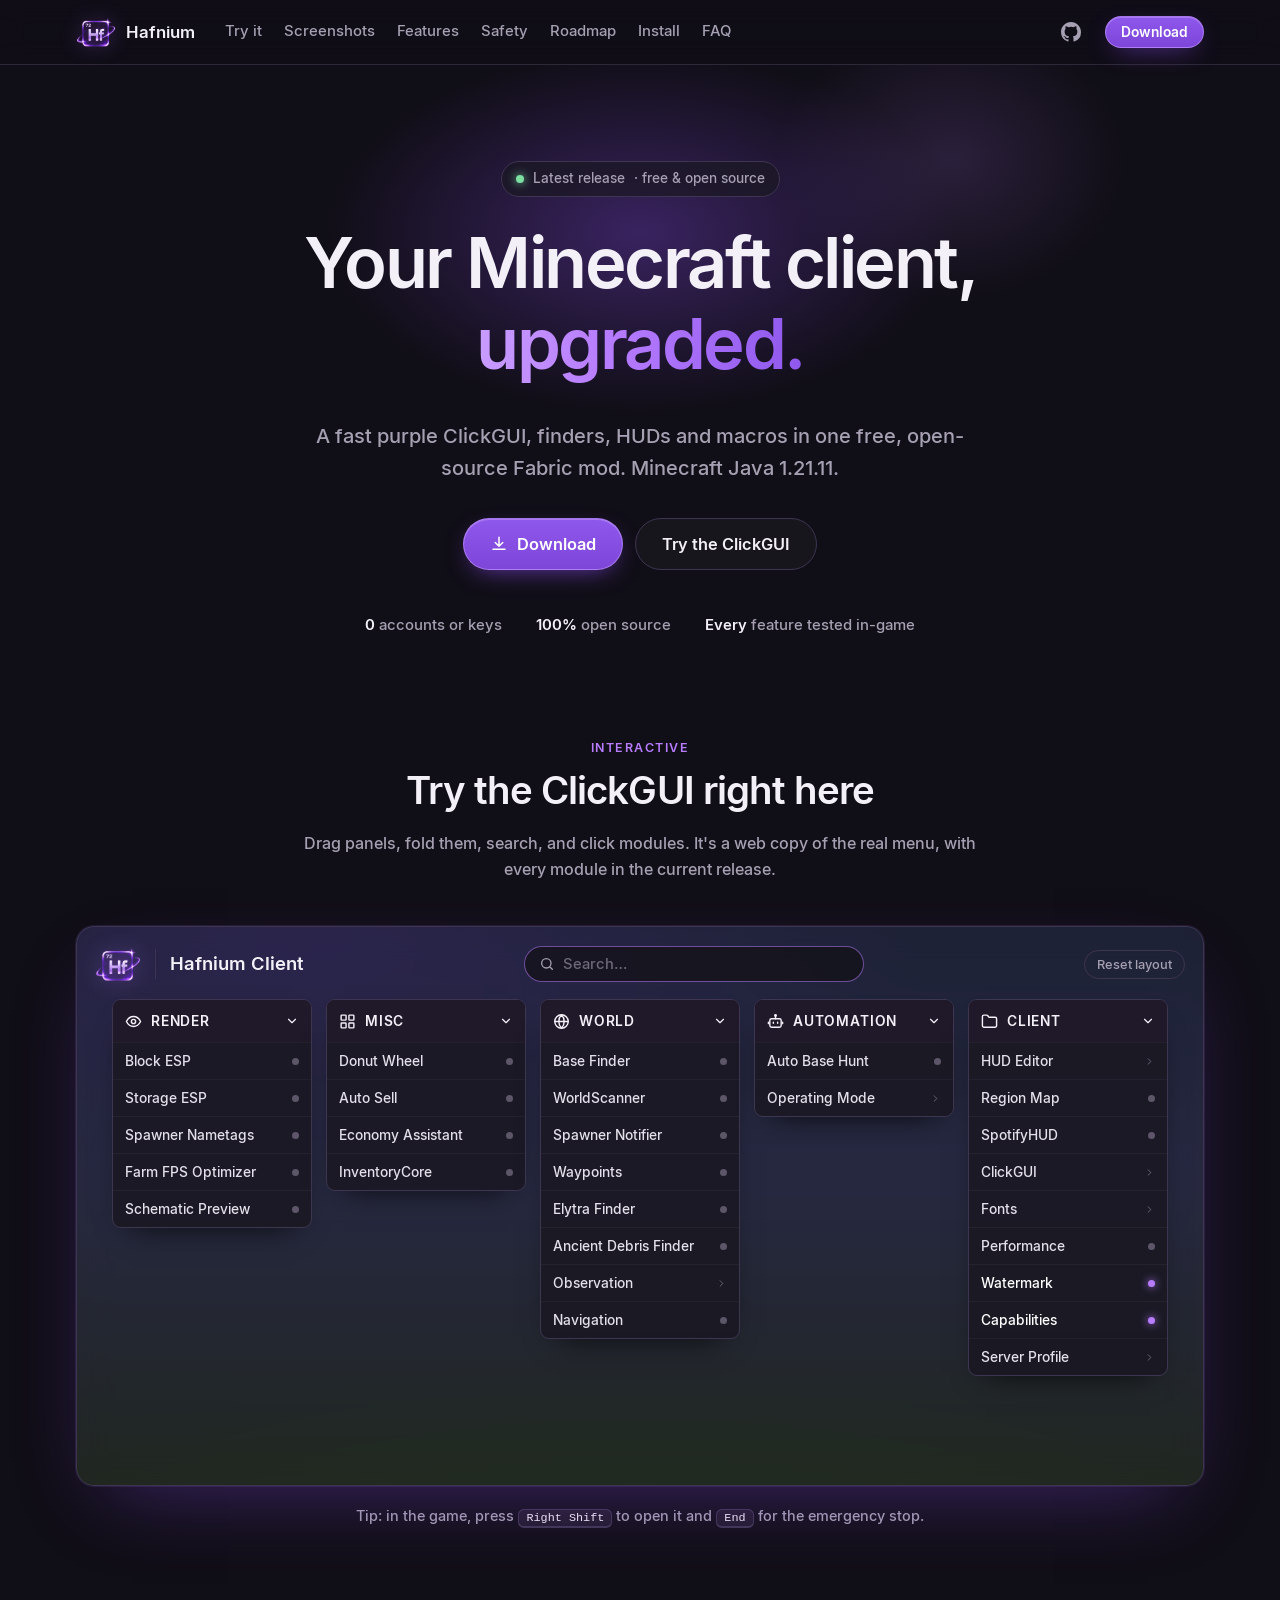
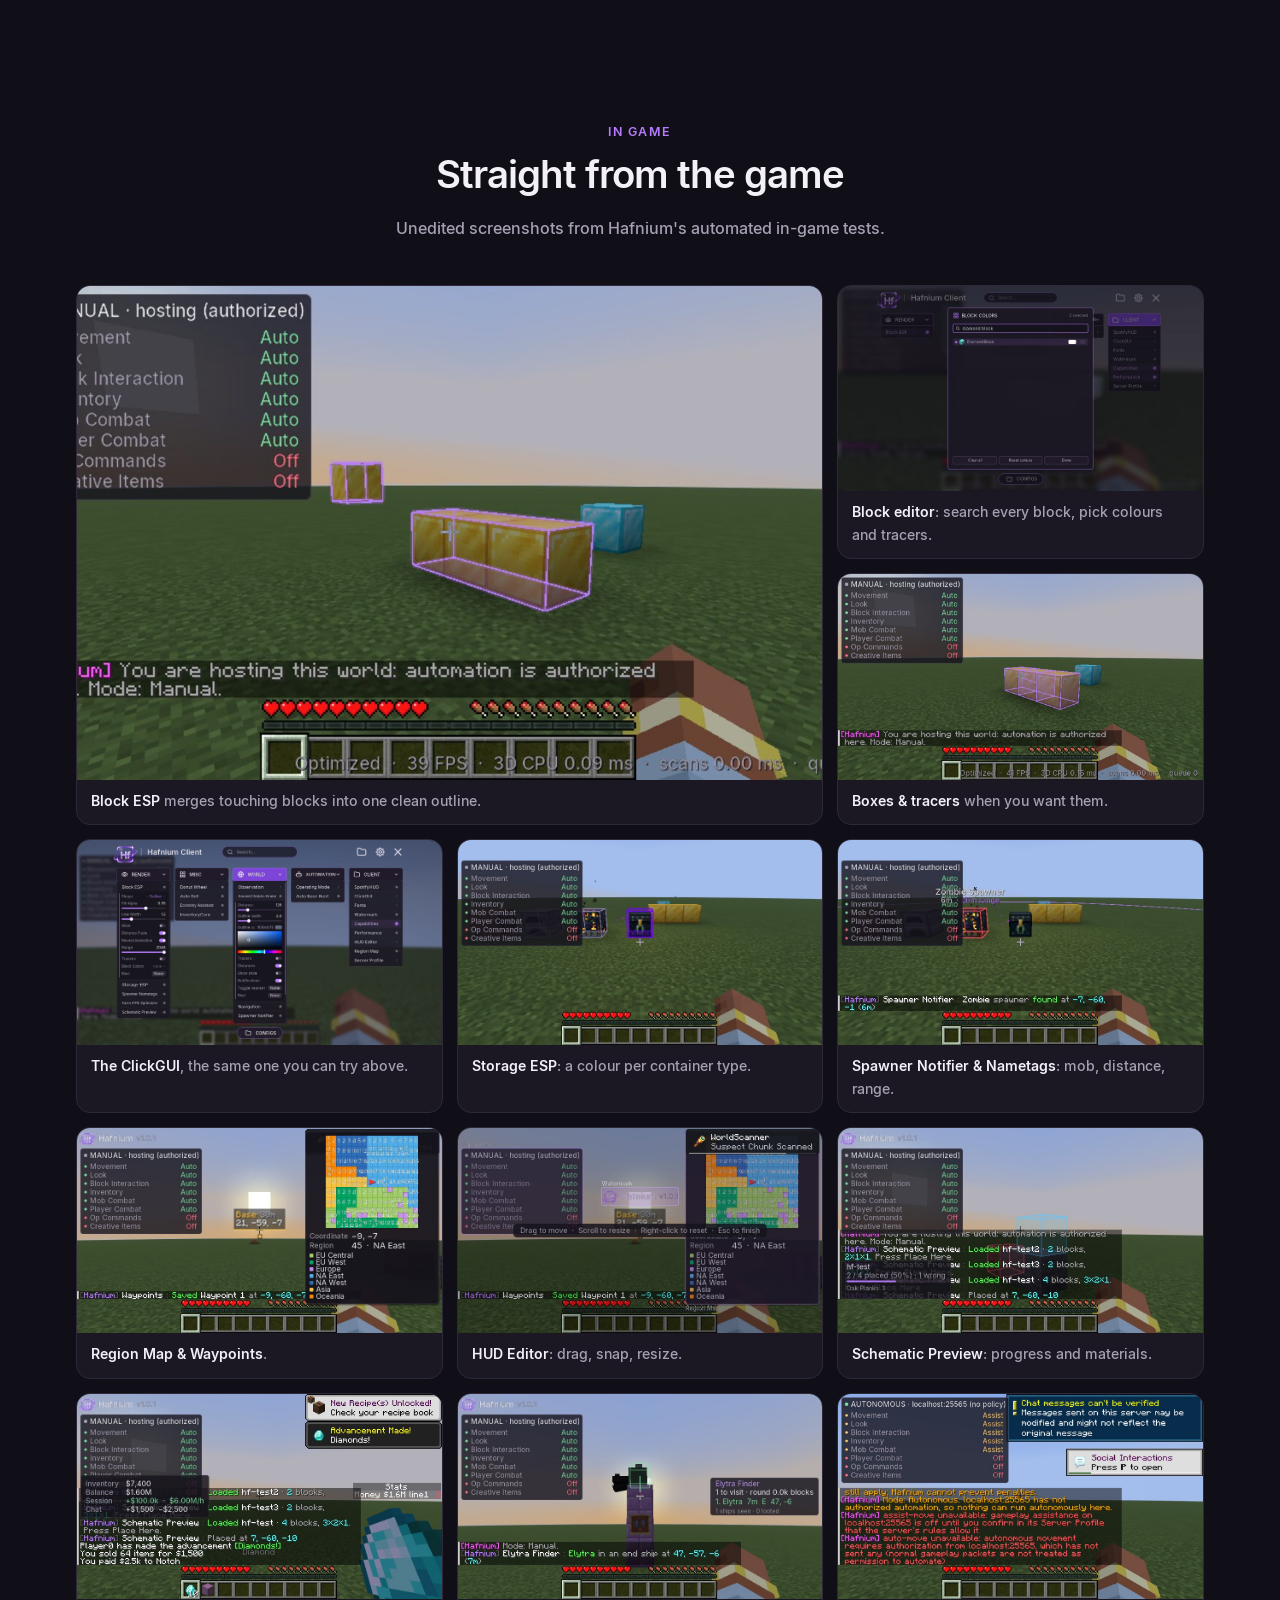
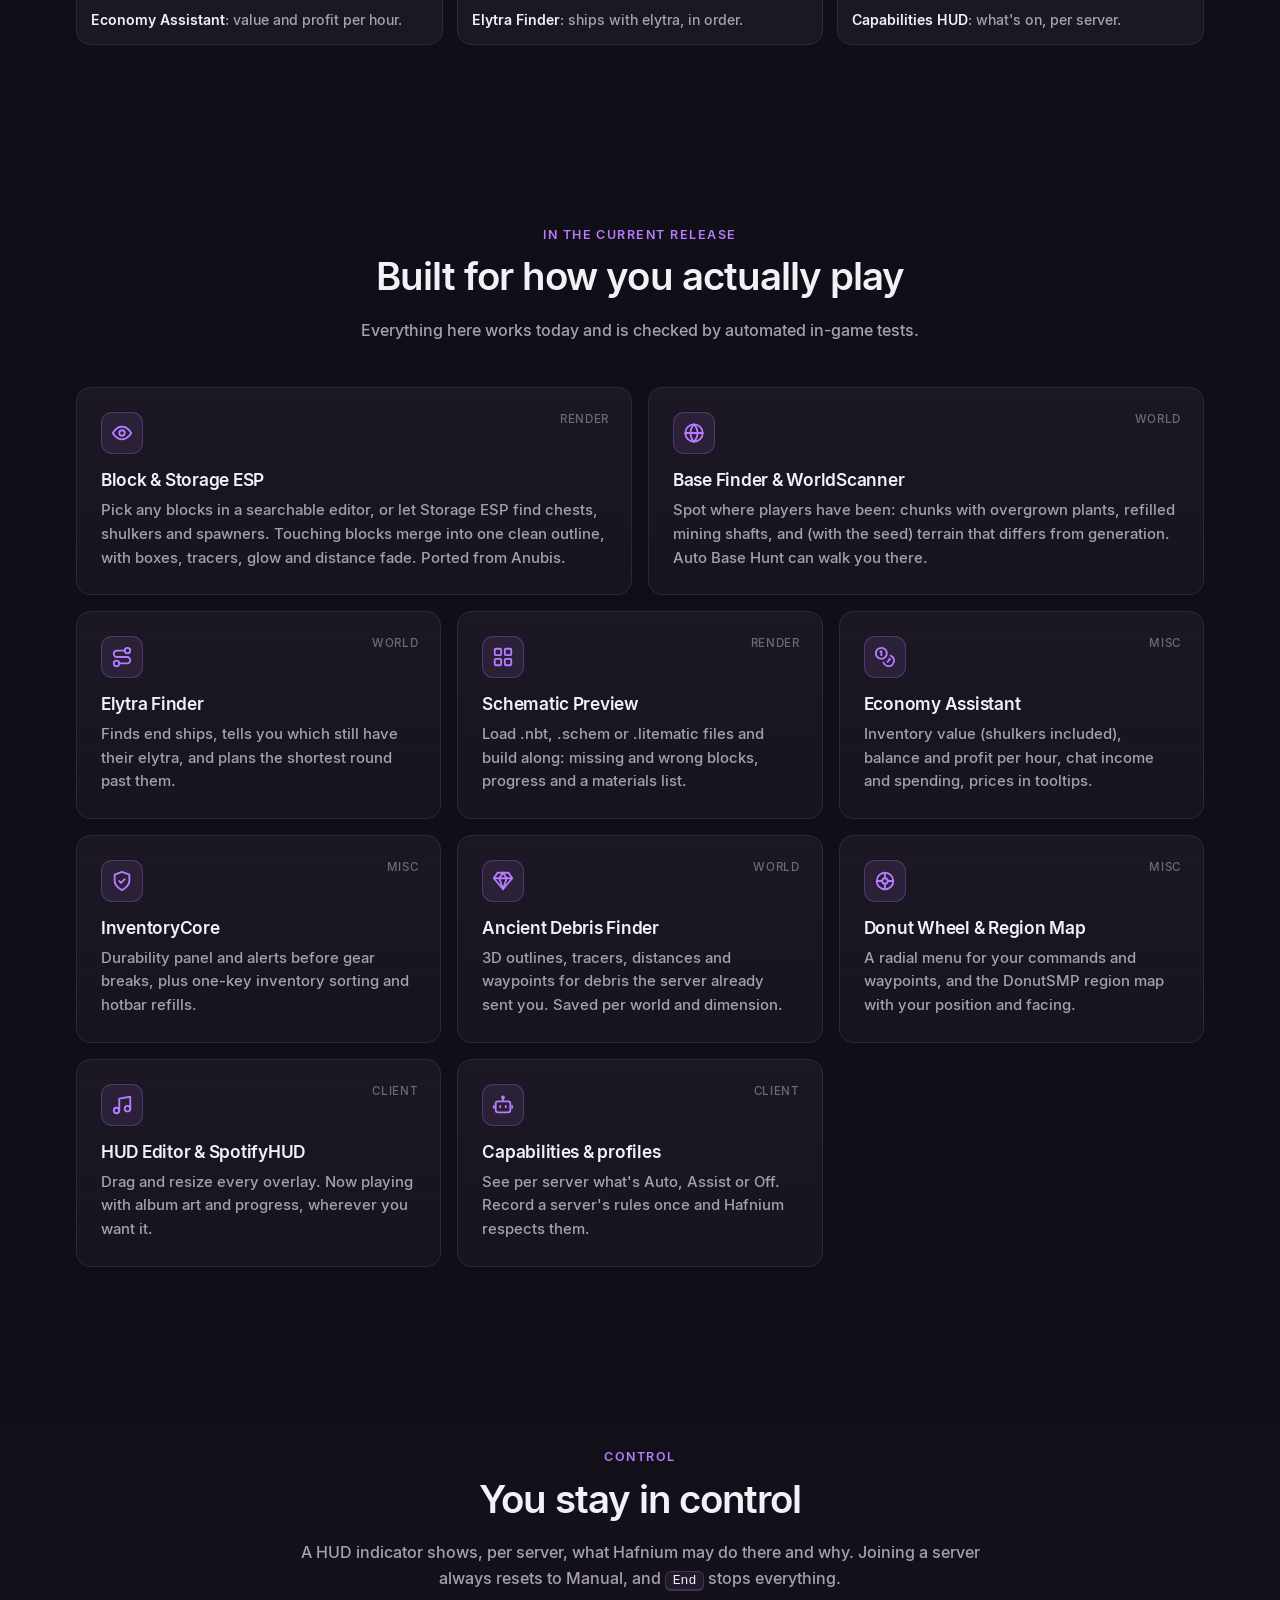
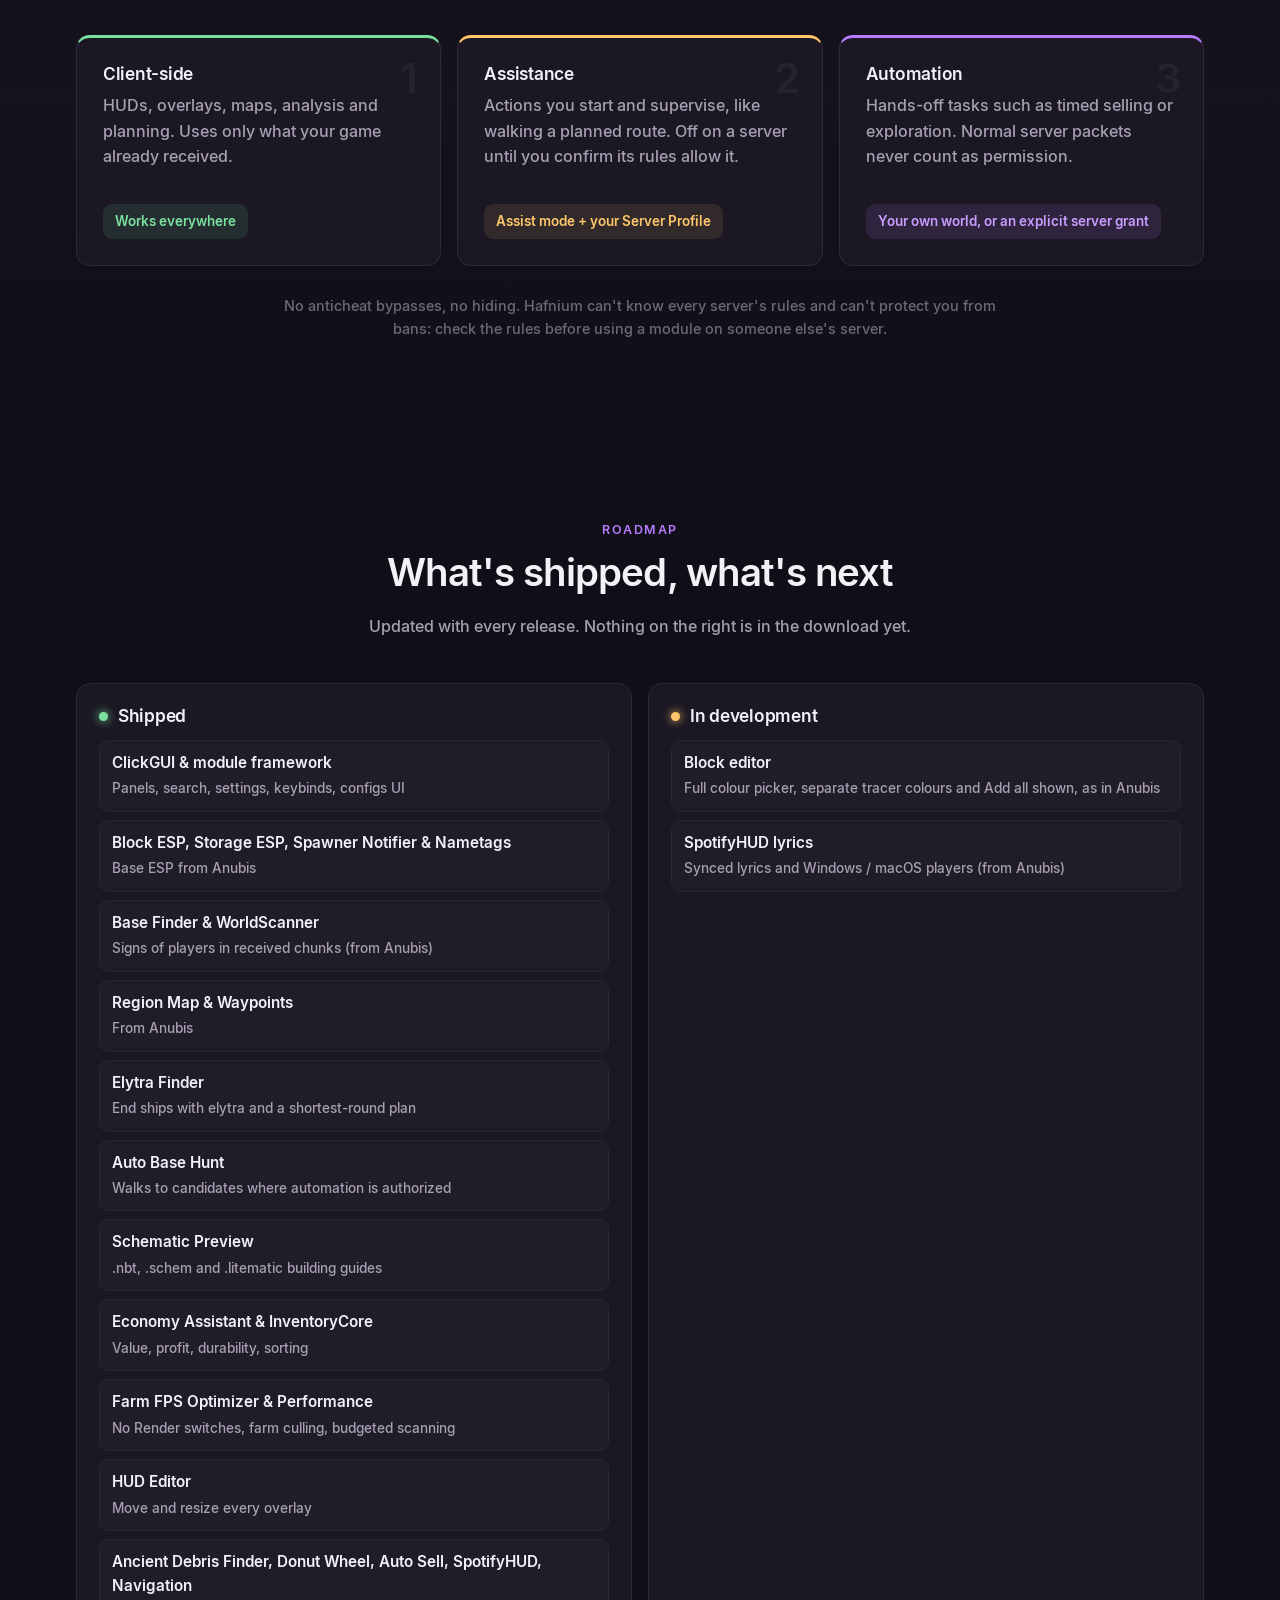
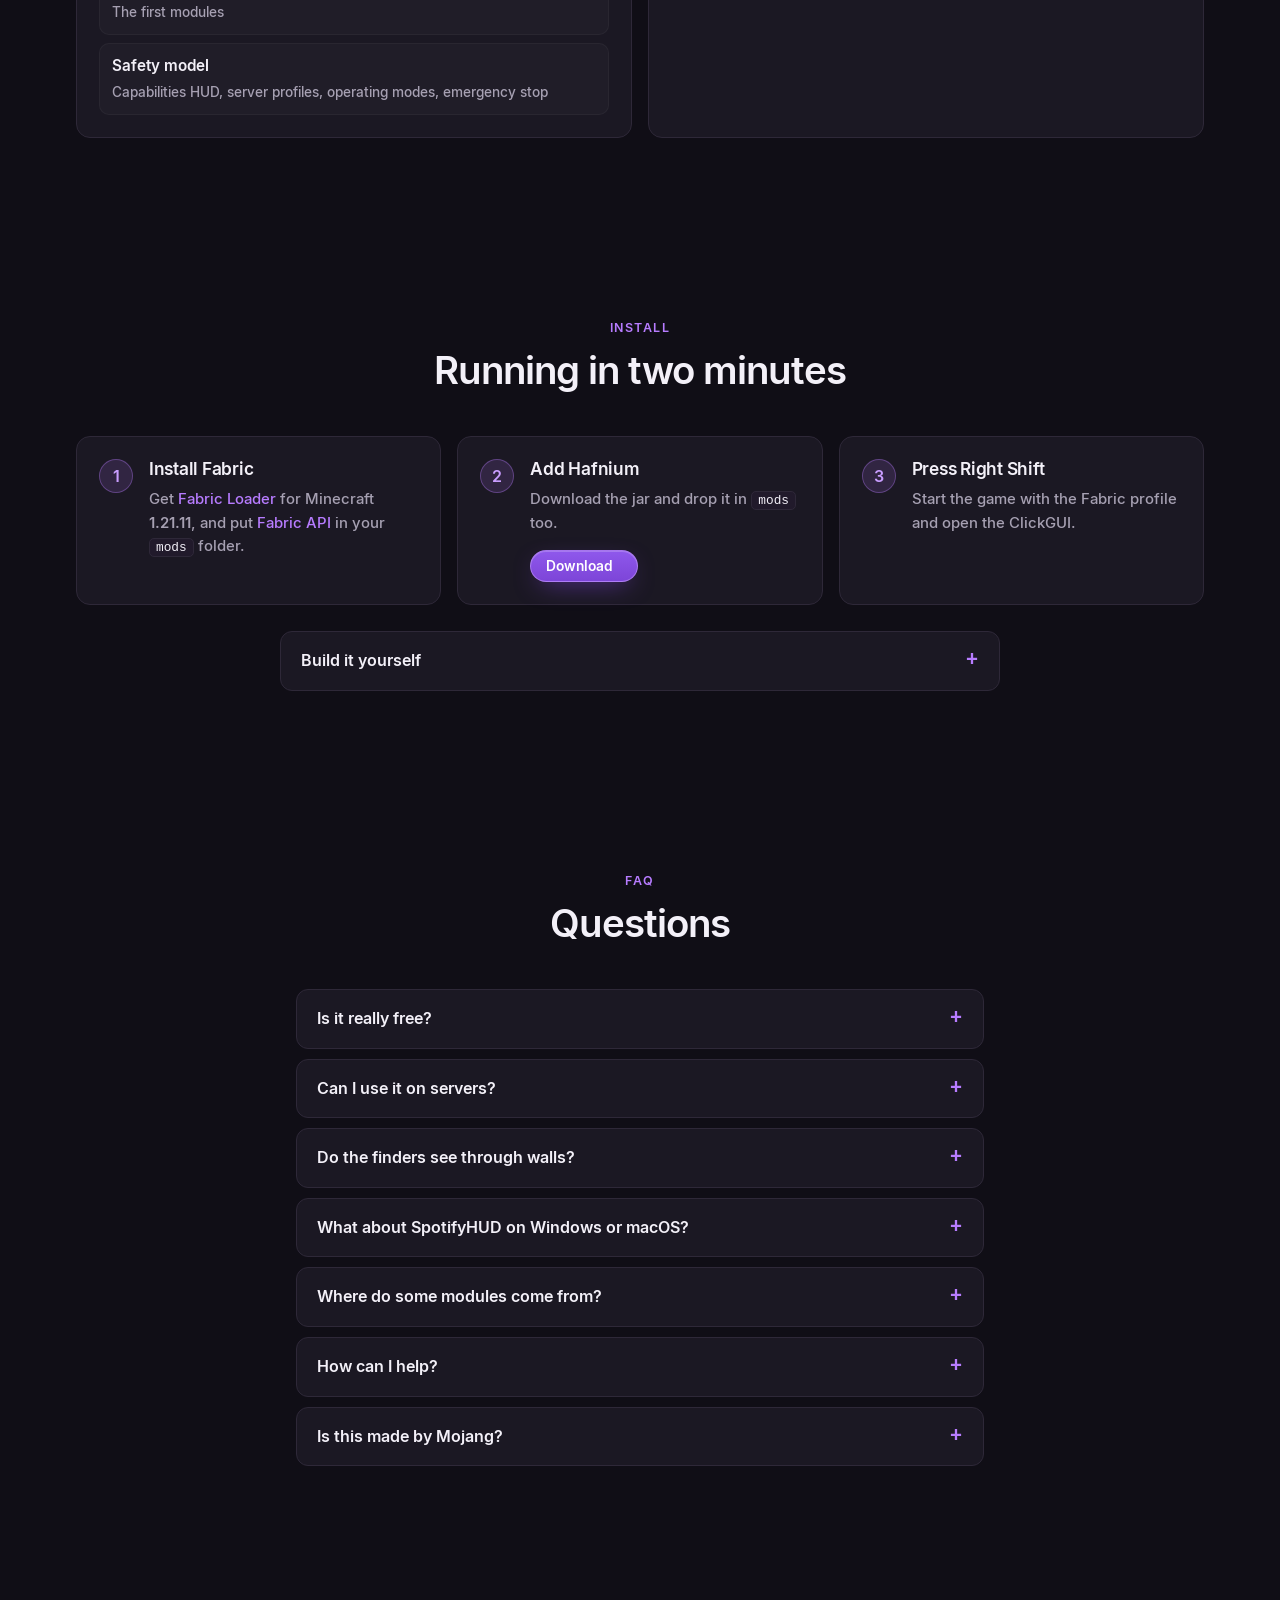
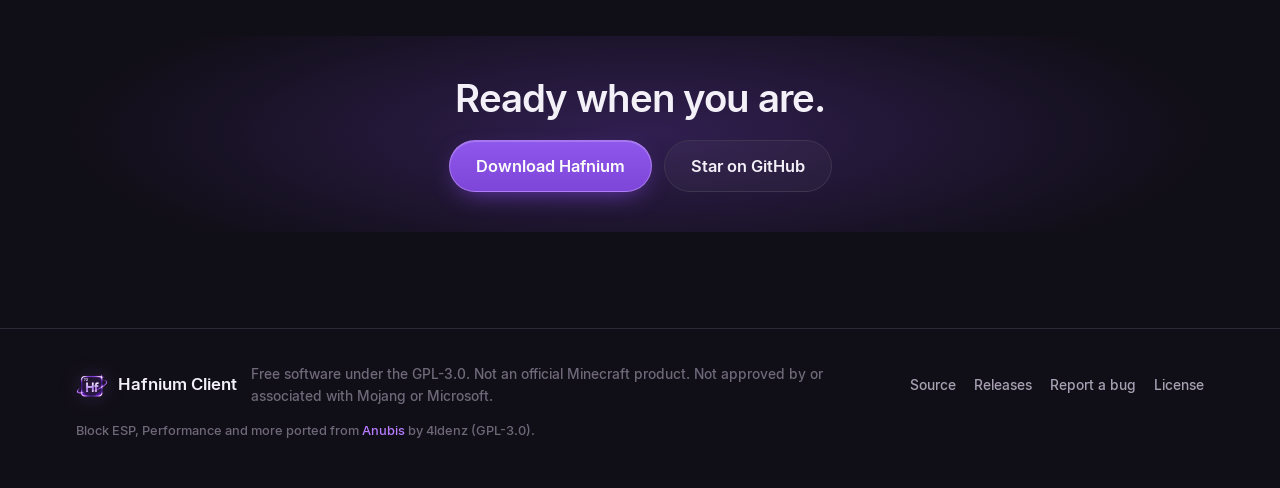
<file: index.html>
<!doctype html>
<html lang="en">
<head>
  <meta charset="utf-8">
  <meta name="viewport" content="width=device-width, initial-scale=1, viewport-fit=cover">
  <title>Hafnium Client</title>
  <meta name="description" content="Hafnium is a free, open-source Fabric client for Minecraft Java 1.21.11: a fast purple ClickGUI, world utilities and an automation core that only does what you and the server allow.">
  <meta name="theme-color" content="#15131C">
  <meta property="og:title" content="Hafnium Client">
  <meta property="og:description" content="Free, open-source Fabric client for Minecraft Java 1.21.11.">
  <meta property="og:image" content="https://thebestprogrammeronearth.github.io/hafnium-client/img/og.jpg">
  <meta property="og:type" content="website">
  <link rel="icon" href="img/favicon.png" type="image/png">
  <link rel="apple-touch-icon" href="img/logo.png">
  <link rel="stylesheet" href="css/site.css?v=1.1.0">
  <script src="js/site.js?v=1.1.0" defer></script>
</head>
<body>
<header class="top" id="top">
  <div class="wrap bar">
    <a class="brand" href="#top" aria-label="Hafnium home"><img class="logo" src="img/logo.png" width="40" height="40" alt=""><span>Hafnium</span></a>
    <nav class="nav" id="nav">
      <a href="#demo">Try it</a>
      <a href="#gallery">Screenshots</a>
      <a href="#features">Features</a>
      <a href="#safety">Safety</a>
      <a href="#roadmap">Roadmap</a>
      <a href="#install">Install</a>
      <a href="#faq">FAQ</a>
    </nav>
    <a class="gh" data-link="source" href="https://github.com/thebestprogrammeronearth/hafnium-client" aria-label="GitHub repository">
      <svg viewBox="0 0 16 16" aria-hidden="true"><path fill="currentColor" d="M8 0C3.58 0 0 3.58 0 8a8 8 0 0 0 5.47 7.59c.4.07.55-.17.55-.38v-1.33c-2.23.48-2.7-1.07-2.7-1.07-.36-.92-.89-1.17-.89-1.17-.73-.5.05-.49.05-.49.8.06 1.23.83 1.23.83.72 1.22 1.87.87 2.33.66.07-.52.28-.87.5-1.07-1.78-.2-3.65-.89-3.65-3.95 0-.87.31-1.59.82-2.15-.08-.2-.36-1.02.08-2.12 0 0 .67-.21 2.2.82a7.6 7.6 0 0 1 4 0c1.53-1.04 2.2-.82 2.2-.82.44 1.1.16 1.92.08 2.12.51.56.82 1.27.82 2.15 0 3.07-1.87 3.75-3.65 3.95.29.25.54.73.54 1.48v2.2c0 .21.15.46.55.38A8 8 0 0 0 16 8c0-4.42-3.58-8-8-8Z"/></svg>
      <span data-stars></span>
    </a>
    <a class="btn small" data-link="download" href="https://github.com/thebestprogrammeronearth/hafnium-client/releases/latest">Download</a>
    <button class="menu" id="menu" aria-label="Menu" aria-expanded="false" aria-controls="nav"><span></span><span></span></button>
  </div>
</header>

<main>
  <section class="hero">
    <div class="glow" aria-hidden="true"></div>
    <div class="wrap">
      <a class="pill" data-link="release" href="https://github.com/thebestprogrammeronearth/hafnium-client/releases/latest">
        <span class="dot"></span><span data-version>Latest release</span> · free &amp; open source</a>
      <h1>Your Minecraft client, <br><span class="grad">upgraded.</span></h1>
      <p class="lead">A fast purple ClickGUI, finders, HUDs and macros in one free, open-source Fabric mod.
        Minecraft Java 1.21.11.</p>
      <div class="actions">
        <a class="btn big" data-link="download" href="https://github.com/thebestprogrammeronearth/hafnium-client/releases/latest">
          <svg viewBox="0 0 24 24" aria-hidden="true"><path d="M12 3v12m-5-5 5 5 5-5M4 19h16" fill="none" stroke="currentColor" stroke-width="2" stroke-linecap="round" stroke-linejoin="round"/></svg>
          Download <span class="meta" data-asset-meta></span></a>
        <a class="btn ghost big" href="#demo">Try the ClickGUI</a>
        <a class="btn ghost big hidden" data-link="donate" href="#">Support the project</a>
      </div>
      <ul class="facts">
        <li><strong>0</strong> accounts or keys</li>
        <li><strong>100%</strong> open source</li>
        <li><strong>Every</strong> feature tested in-game</li>
      </ul>
    </div>
  </section>

  <section id="demo" class="demo-section">
    <div class="wrap">
      <div class="section-head">
        <span class="eyebrow">Interactive</span>
        <h2>Try the ClickGUI right here</h2>
        <p>Drag panels, fold them, search, and click modules. It's a web copy of the real menu, with
          every module in the current release.</p>
      </div>
      <div class="screen" id="screen">
        <div class="screen-top">
          <img class="logo-tile" src="img/logo.png" width="46" height="46" alt="Hafnium logo">
          <div class="screen-title">Hafnium Client</div>
          <label class="search"><svg viewBox="0 0 24 24" aria-hidden="true"><circle cx="11" cy="11" r="7" fill="none" stroke="currentColor" stroke-width="2"/><path d="m20 20-4-4" stroke="currentColor" stroke-width="2" stroke-linecap="round"/></svg>
            <input id="demo-search" type="search" placeholder="Search…" autocomplete="off" aria-label="Search modules"></label>
          <button class="reset" id="demo-reset" type="button">Reset layout</button>
        </div>
        <div class="panels" id="panels"></div>
        <div class="toast" id="toast" role="status" aria-live="polite"></div>
      </div>
      <p class="hint">Tip: in the game, press <kbd>Right Shift</kbd> to open it and <kbd>End</kbd> for the emergency stop.</p>
    </div>
  </section>

  <section id="gallery">
    <div class="wrap">
      <div class="section-head">
        <span class="eyebrow">In game</span>
        <h2>Straight from the game</h2>
        <p>Unedited screenshots from Hafnium's automated in-game tests.</p>
      </div>
      <div class="gallery">
        <figure class="shot-card big"><img src="img/esp-outline.jpg?v=1.1.0" loading="lazy" alt="Block ESP: three touching gold blocks merged into one purple outline"><figcaption><strong>Block ESP</strong> merges touching blocks into one clean outline.</figcaption></figure>
        <figure class="shot-card"><img src="img/block-editor.jpg?v=1.1.0" loading="lazy" alt="The block editor over the ClickGUI, searching for diamond block"><figcaption><strong>Block editor</strong>: search every block, pick colours and tracers.</figcaption></figure>
        <figure class="shot-card"><img src="img/esp-boxes.jpg?v=1.1.0" loading="lazy" alt="Block ESP in box mode with a tracer"><figcaption><strong>Boxes &amp; tracers</strong> when you want them.</figcaption></figure>
        <figure class="shot-card"><img src="img/clickgui.jpg?v=1.1.0" loading="lazy" alt="The Hafnium ClickGUI with all module panels and Block ESP settings open"><figcaption><strong>The ClickGUI</strong>, the same one you can try above.</figcaption></figure>
        <figure class="shot-card"><img src="img/storage-esp.jpg?v=1.1.0" loading="lazy" alt="Storage ESP outlining an ender chest, spawner, furnace and barrel"><figcaption><strong>Storage ESP</strong>: a colour per container type.</figcaption></figure>
        <figure class="shot-card"><img src="img/spawner-nametags.jpg?v=1.1.0" loading="lazy" alt="A zombie spawner labelled with its distance and activation range, and the chat announcement"><figcaption><strong>Spawner Notifier &amp; Nametags</strong>: mob, distance, range.</figcaption></figure>
        <figure class="shot-card"><img src="img/region-map.jpg?v=1.1.0" loading="lazy" alt="The DonutSMP region map panel and a waypoint label in the world"><figcaption><strong>Region Map &amp; Waypoints</strong>.</figcaption></figure>
        <figure class="shot-card"><img src="img/hud-editor.jpg?v=1.1.0" loading="lazy" alt="The HUD Editor with the watermark dragged to the centre"><figcaption><strong>HUD Editor</strong>: drag, snap, resize.</figcaption></figure>
        <figure class="shot-card"><img src="img/schematic.jpg?v=1.1.0" loading="lazy" alt="Schematic Preview showing missing and wrong blocks with a progress panel"><figcaption><strong>Schematic Preview</strong>: progress and materials.</figcaption></figure>
        <figure class="shot-card"><img src="img/economy.jpg?v=1.1.0" loading="lazy" alt="Economy Assistant panel with inventory value, balance and session profit"><figcaption><strong>Economy Assistant</strong>: value and profit per hour.</figcaption></figure>
        <figure class="shot-card"><img src="img/elytra-finder.jpg?v=1.1.0" loading="lazy" alt="Elytra Finder panel listing an end ship with its elytra"><figcaption><strong>Elytra Finder</strong>: ships with elytra, in order.</figcaption></figure>
        <figure class="shot-card"><img src="img/capabilities.jpg?v=1.1.0" loading="lazy" alt="Capabilities HUD on a multiplayer server"><figcaption><strong>Capabilities HUD</strong>: what's on, per server.</figcaption></figure>
      </div>
    </div>
  </section>

  <section id="features">
    <div class="wrap">
      <div class="section-head">
        <span class="eyebrow">In the current release</span>
        <h2>Built for how you actually play</h2>
        <p>Everything here works today and is checked by automated in-game tests.</p>
      </div>
      <div class="bento" id="feature-grid"></div>
    </div>
  </section>

  <section id="safety" class="safety">
    <div class="wrap">
      <div class="section-head">
        <span class="eyebrow">Control</span>
        <h2>You stay in control</h2>
        <p>A HUD indicator shows, per server, what Hafnium may do there and why. Joining a server always resets to
          Manual, and <kbd>End</kbd> stops everything.</p>
      </div>
      <div class="tiers">
        <article class="tier t1">
          <span class="num">1</span>
          <h3>Client-side</h3>
          <p>HUDs, overlays, maps, analysis and planning. Uses only what your game already received.</p>
          <div class="where">Works everywhere</div>
        </article>
        <article class="tier t2">
          <span class="num">2</span>
          <h3>Assistance</h3>
          <p>Actions you start and supervise, like walking a planned route. Off on a server until you confirm its rules allow it.</p>
          <div class="where">Assist mode + your Server Profile</div>
        </article>
        <article class="tier t3">
          <span class="num">3</span>
          <h3>Automation</h3>
          <p>Hands-off tasks such as timed selling or exploration. Normal server packets never count as permission.</p>
          <div class="where">Your own world, or an explicit server grant</div>
        </article>
      </div>
      <p class="fine">No anticheat bypasses, no hiding. Hafnium can't know every server's rules and can't protect you from
        bans: check the rules before using a module on someone else's server.</p>
    </div>
  </section>

  <section id="roadmap">
    <div class="wrap">
      <div class="section-head">
        <span class="eyebrow">Roadmap</span>
        <h2>What's shipped, what's next</h2>
        <p>Updated with every release. Nothing on the right is in the download yet.</p>
      </div>
      <div class="roadmap">
        <div class="lane"><h3><span class="dot ok"></span>Shipped</h3><ul id="lane-ok"></ul></div>
        <div class="lane"><h3><span class="dot dev"></span>In development</h3><ul id="lane-dev"></ul></div>
      </div>
    </div>
  </section>

  <section id="install">
    <div class="wrap">
      <div class="section-head">
        <span class="eyebrow">Install</span>
        <h2>Running in two minutes</h2>
      </div>
      <ol class="steps">
        <li>
          <span class="n">1</span>
          <div><h3>Install Fabric</h3>
            <p>Get <a href="https://fabricmc.net/use/">Fabric Loader</a> for Minecraft <strong>1.21.11</strong>, and put
              <a href="https://modrinth.com/mod/fabric-api">Fabric API</a> in your <code>mods</code> folder.</p></div>
        </li>
        <li>
          <span class="n">2</span>
          <div><h3>Add Hafnium</h3>
            <p>Download the jar and drop it in <code>mods</code> too.</p>
            <a class="btn small" data-link="download" href="https://github.com/thebestprogrammeronearth/hafnium-client/releases/latest">Download <span data-version-short></span></a></div>
        </li>
        <li>
          <span class="n">3</span>
          <div><h3>Press Right Shift</h3>
            <p>Start the game with the Fabric profile and open the ClickGUI.</p></div>
        </li>
      </ol>
      <details class="build">
        <summary>Build it yourself</summary>
        <div class="code"><pre id="build-cmd">git clone https://github.com/thebestprogrammeronearth/hafnium-client
cd hafnium-client
./gradlew build      # jar in build/libs/</pre><button class="copy" data-copy="build-cmd" type="button">Copy</button></div>
        <p>Needs JDK 21.</p>
      </details>
    </div>
  </section>

  <section id="faq">
    <div class="wrap narrow">
      <div class="section-head"><span class="eyebrow">FAQ</span><h2>Questions</h2></div>
      <details>
        <summary>Is it really free?</summary>
        <p>Yes. Hafnium is free and open source under the GNU GPL v3. Read, change and share the code; if you share a
          modified version, its source must stay open too.</p>
      </details>
      <details>
        <summary>Can I use it on servers?</summary>
        <p>It runs on normal servers without any plugin, but many servers forbid modified clients, X-ray-style tools,
          macros or automated selling. Hafnium keeps automation off unless you host the world or the server authorizes it,
          but it doesn't hide itself and can't protect you from a server's rules, anticheat or bans.</p>
      </details>
      <details>
        <summary>Do the finders see through walls?</summary>
        <p>No. Every finder only uses blocks and entities your game has already received from the server. Nothing is
          guessed or revealed, so on servers with anti-xray they find little.</p>
      </details>
      <details>
        <summary>What about SpotifyHUD on Windows or macOS?</summary>
        <p>Not yet: it reads Spotify's Linux desktop media session (MPRIS). Other systems show "no backend".</p>
      </details>
      <details>
        <summary>Where do some modules come from?</summary>
        <p>Block ESP and Performance (and more on the way) are ported from <a href="https://github.com/4ldenz/Anubis-client">Anubis</a>
          by 4ldenz, another GPL-3.0 client, onto Hafnium's own ClickGUI and module system. Anubis features that bypass
          server protections such as anti-xray are not included.</p>
      </details>
      <details>
        <summary>How can I help?</summary>
        <p>Report bugs and send pull requests on <a data-link="source" href="https://github.com/thebestprogrammeronearth/hafnium-client">GitHub</a>.
          Please run the tests first.</p>
      </details>
      <details>
        <summary>Is this made by Mojang?</summary>
        <p>No. Hafnium is an independent project, not affiliated with, approved by or associated with Mojang or Microsoft.</p>
      </details>
    </div>
  </section>

  <section class="cta">
    <div class="wrap">
      <h2>Ready when you are.</h2>
      <div class="actions">
        <a class="btn big" data-link="download" href="https://github.com/thebestprogrammeronearth/hafnium-client/releases/latest">Download Hafnium</a>
        <a class="btn ghost big" data-link="source" href="https://github.com/thebestprogrammeronearth/hafnium-client">Star on GitHub</a>
      </div>
    </div>
  </section>
</main>

<footer>
  <div class="wrap foot">
    <div class="brand small"><img class="logo" src="img/logo.png" width="32" height="32" alt=""><span>Hafnium Client</span></div>
    <p>Free software under the GPL-3.0. Not an official Minecraft product. Not approved by or associated with Mojang or Microsoft.</p>
    <nav>
      <a data-link="source" href="https://github.com/thebestprogrammeronearth/hafnium-client">Source</a>
      <a data-link="release" href="https://github.com/thebestprogrammeronearth/hafnium-client/releases">Releases</a>
      <a data-link="issues" href="https://github.com/thebestprogrammeronearth/hafnium-client/issues">Report a bug</a>
      <a data-link="license" href="https://github.com/thebestprogrammeronearth/hafnium-client/blob/main/LICENSE">License</a>
    </nav>
    <p class="credit">Block ESP, Performance and more ported from <a href="https://github.com/4ldenz/Anubis-client">Anubis</a> by 4ldenz (GPL-3.0).</p>
  </div>
</footer>
<div class="lightbox" id="lightbox" hidden><img alt=""><button type="button" aria-label="Close">×</button></div>
</body>
</html>
</file>
<file: css/site.css>
@font-face { font-family: "Inter"; src: url("../fonts/inter-medium.ttf") format("truetype"); font-weight: 400 500; font-display: swap; }
@font-face { font-family: "Inter"; src: url("../fonts/inter-semibold.ttf") format("truetype"); font-weight: 600 800; font-display: swap; }

:root {
  --bg: #100E16;
  --bg-2: #15131C;
  --panel: #1B1823;
  --panel-2: #211A2B;
  --border: #2E2838;
  --border-2: #3E3550;
  --accent: #B77CFF;
  --accent-hover: #C99DFF;
  --accent-strong: #7D45D8;
  --text: #F3F0F8;
  --text-2: #A6A0B2;
  --muted: #6E6879;
  --ok: #7BE0A0;
  --warn: #FFC66B;
  --danger: #FF6B81;
  --radius: 14px;
  --shadow: 0 30px 80px -30px rgba(125, 69, 216, .45), 0 0 0 1px rgba(183, 124, 255, .12);
  color-scheme: dark;
}

* { box-sizing: border-box; }
html { scroll-behavior: smooth; scroll-padding-top: 76px; }
html, body { margin: 0; }
body {
  background: var(--bg);
  color: var(--text);
  font: 500 16px/1.6 "Inter", system-ui, sans-serif;
  -webkit-font-smoothing: antialiased;
  overflow-x: hidden;
}
a { color: var(--accent); text-decoration: none; }
a:hover { color: var(--accent-hover); }
h1, h2, h3 { font-weight: 700; line-height: 1.15; margin: 0 0 .5em; letter-spacing: -.015em; }
h1 { font-size: clamp(2.3rem, 7vw, 4.4rem); letter-spacing: -.035em; }
h2 { font-size: clamp(1.6rem, 4vw, 2.4rem); letter-spacing: -.025em; }
h3 { font-size: 1.08rem; }
p { margin: 0 0 1em; color: var(--text-2); }
code, kbd, pre { font-family: ui-monospace, SFMono-Regular, Menlo, Consolas, monospace; }
code { background: var(--panel-2); border: 1px solid var(--border); border-radius: 5px; padding: 1px 6px; font-size: .86em; color: var(--text); }
kbd { background: var(--panel-2); border: 1px solid var(--border-2); border-bottom-width: 2px; border-radius: 6px; padding: 1px 7px; font-size: .82em; color: var(--text); }
.hidden { display: none !important; }

.wrap { max-width: 1160px; margin: 0 auto; padding: 0 16px; }
.narrow { max-width: 720px; }
section { padding: 88px 0; position: relative; }
.section-head { text-align: center; max-width: 680px; margin: 0 auto 44px; }
.eyebrow { display: inline-block; font-size: .78rem; font-weight: 600; letter-spacing: .12em; text-transform: uppercase; color: var(--accent); margin-bottom: 10px; }

/* ---------- header */
.top { position: sticky; top: 0; z-index: 50; background: rgba(16, 14, 22, .78); backdrop-filter: saturate(140%) blur(14px); -webkit-backdrop-filter: saturate(140%) blur(14px); border-bottom: 1px solid var(--border); }
.bar { display: flex; align-items: center; gap: 18px; height: 64px; }
.brand { display: flex; align-items: center; gap: 10px; color: var(--text); font-weight: 700; font-size: 1.05rem; }
.brand:hover { color: var(--text); }
.tile { position: relative; width: 34px; height: 34px; border: 1.5px solid var(--accent); border-radius: 7px; background: var(--panel-2);
  display: grid; place-items: center; font-weight: 600; font-size: 15px; box-shadow: 0 0 18px -4px rgba(183, 124, 255, .6); }
.tile small { position: absolute; top: 1px; left: 4px; font-size: 7px; color: var(--text-2); }
.nav { display: flex; gap: 22px; margin-left: 12px; }
.nav a { color: var(--text-2); font-size: .93rem; }
.nav a:hover { color: var(--text); }
.gh { margin-left: auto; display: inline-flex; align-items: center; gap: 6px; color: var(--text-2); font-size: .9rem; }
.gh svg { width: 20px; height: 20px; }
.gh:hover { color: var(--text); }
.menu { display: none; background: none; border: 0; width: 40px; height: 40px; padding: 10px 8px; cursor: pointer; }
.menu span { display: block; height: 2px; background: var(--text); border-radius: 2px; margin: 6px 0; transition: transform .2s; }
.menu[aria-expanded="true"] span:first-child { transform: translateY(4px) rotate(45deg); }
.menu[aria-expanded="true"] span:last-child { transform: translateY(-4px) rotate(-45deg); }

/* ---------- buttons */
.btn { display: inline-flex; align-items: center; justify-content: center; gap: 9px; padding: 11px 20px; border-radius: 999px;
  border: 1px solid rgba(201, 157, 255, .55); background: linear-gradient(180deg, #8f58ec, var(--accent-strong)); color: #fff;
  font: 600 .95rem "Inter", sans-serif; cursor: pointer; white-space: nowrap;
  box-shadow: 0 8px 26px -10px rgba(125, 69, 216, .9), inset 0 1px 0 rgba(255, 255, 255, .2);
  transition: transform .15s, box-shadow .15s, filter .15s; }
.btn:hover { color: #fff; transform: translateY(-1px); filter: brightness(1.08); box-shadow: 0 12px 30px -10px rgba(125, 69, 216, 1), inset 0 1px 0 rgba(255, 255, 255, .25); }
.btn svg { width: 18px; height: 18px; }
.btn.small { padding: 7px 15px; font-size: .86rem; }
.btn.big { padding: 15px 26px; font-size: 1.02rem; }
.btn.ghost { background: rgba(255, 255, 255, .03); border-color: var(--border-2); color: var(--text); box-shadow: none; }
.btn.ghost:hover { border-color: var(--accent); background: rgba(183, 124, 255, .08); }
.btn .meta { font-weight: 500; opacity: .75; font-size: .85em; }
.btn .meta:empty { display: none; }

/* ---------- hero */
.hero { padding: 96px 0 72px; text-align: center; overflow: hidden; }
.glow { position: absolute; inset: -20% -10% auto; height: 640px; pointer-events: none;
  background: radial-gradient(closest-side, rgba(125, 69, 216, .38), transparent 70%) 50% 30% / 900px 520px no-repeat,
    radial-gradient(closest-side, rgba(183, 124, 255, .16), transparent 70%) 80% 10% / 500px 400px no-repeat; }
.hero .wrap { position: relative; }
.pill { display: inline-flex; align-items: center; gap: 9px; padding: 6px 14px; border-radius: 999px; font-size: .85rem; color: var(--text-2);
  border: 1px solid var(--border-2); background: rgba(27, 24, 35, .7); margin-bottom: 26px; }
.pill:hover { color: var(--text); border-color: var(--accent); }
.pill .dot { width: 8px; height: 8px; border-radius: 50%; background: var(--ok); box-shadow: 0 0 10px var(--ok); }
.grad { background: linear-gradient(92deg, #C99DFF 0%, #B77CFF 40%, #8f58ec 100%); -webkit-background-clip: text; background-clip: text; color: transparent; }
.lead { font-size: clamp(1.05rem, 2.4vw, 1.25rem); max-width: 700px; margin: 0 auto 34px; }
.actions { display: flex; gap: 12px; justify-content: center; flex-wrap: wrap; }
.facts { display: flex; justify-content: center; gap: 12px 34px; flex-wrap: wrap; list-style: none; padding: 0; margin: 44px 0 0; color: var(--text-2); font-size: .93rem; }
.facts strong { color: var(--text); }

/* ---------- interactive ClickGUI */
.demo-section { padding-top: 24px; }
.screen { position: relative; border-radius: 18px; overflow: hidden; border: 1px solid var(--border-2); box-shadow: var(--shadow);
  background:
    radial-gradient(120% 70% at 50% 120%, rgba(56, 92, 42, .55), transparent 60%),
    radial-gradient(80% 60% at 20% 0%, rgba(125, 69, 216, .28), transparent 70%),
    linear-gradient(180deg, #2a3350 0%, #3b3f63 45%, #2f3a2c 100%);
  min-height: 560px; padding: 18px; isolation: isolate; user-select: none; -webkit-user-select: none; touch-action: pan-y; }
.screen::before { content: ""; position: absolute; inset: 0; backdrop-filter: blur(14px) saturate(110%); -webkit-backdrop-filter: blur(14px) saturate(110%); z-index: -1;
  background: rgba(16, 14, 22, .45); }
.screen-top { display: flex; align-items: center; gap: 14px; margin-bottom: 16px; }
.logo-tile { width: 46px; height: 46px; flex: none; margin: -4px 0; filter: drop-shadow(0 0 10px rgba(183, 124, 255, .45)); }
.screen-title { font-weight: 600; font-size: 1.15rem; padding-left: 14px; border-left: 1px solid var(--border-2); white-space: nowrap; }
.search { margin: 0 auto; display: flex; align-items: center; gap: 8px; width: min(340px, 40%); padding: 8px 14px; border-radius: 999px;
  border: 1px solid rgba(183, 124, 255, .55); background: rgba(21, 19, 28, .85); color: var(--text-2); }
.search:focus-within { border-color: var(--accent-hover); box-shadow: 0 0 0 3px rgba(183, 124, 255, .18); }
.search svg { width: 16px; height: 16px; flex: none; }
.search input { all: unset; width: 100%; color: var(--text); font: 500 .92rem "Inter", sans-serif; }
.search input::placeholder { color: var(--muted); }
.reset { background: none; border: 1px solid var(--border-2); color: var(--text-2); border-radius: 999px; padding: 6px 12px; font: 500 .8rem "Inter", sans-serif; cursor: pointer; }
.reset:hover { color: var(--text); border-color: var(--accent); }
.panels { position: relative; min-height: 300px; }
.panel { position: absolute; width: 200px; background: rgba(27, 24, 35, .92); border: 1px solid var(--border-2); border-radius: 9px; overflow: hidden;
  box-shadow: 0 14px 30px -18px rgba(0, 0, 0, .9); transition: box-shadow .15s; }
.panel.dragging { box-shadow: 0 24px 50px -16px rgba(0, 0, 0, .95), 0 0 0 1px var(--accent); z-index: 20; }
.panel-head { display: flex; align-items: center; gap: 9px; padding: 10px 12px; background: rgba(33, 26, 43, .96); cursor: grab; font-weight: 600;
  font-size: .86rem; letter-spacing: .06em; touch-action: none; }
.panel-head:active { cursor: grabbing; }
.panel-head svg { width: 17px; height: 17px; flex: none; }
.panel-head .chev { margin-left: auto; transition: transform .2s; width: 14px; height: 14px; }
.panel.folded .chev { transform: rotate(-90deg); }
.panel.active .panel-head { background: linear-gradient(180deg, #8f58ec, var(--accent-strong)); }
.panel-body { max-height: 420px; overflow: hidden; transition: max-height .25s ease; }
.panel.folded .panel-body { max-height: 0; }
.mod { display: flex; align-items: center; gap: 8px; padding: 7px 12px; font-size: .86rem; color: #E4E0EA; cursor: pointer; border-top: 1px solid rgba(255, 255, 255, .04); }
.mod:hover { background: rgba(255, 255, 255, .04); }
.mod .name { flex: 1; min-width: 0; overflow: hidden; text-overflow: ellipsis; white-space: nowrap; }
.mod .state { width: 7px; height: 7px; border-radius: 50%; background: #5d5669; flex: none; transition: background .15s, box-shadow .15s; }
.mod.on .state { background: var(--accent); box-shadow: 0 0 8px var(--accent); }
.mod.on .name { color: #fff; }
.mod.soon .name { color: var(--muted); }
.mod.hit { background: rgba(183, 124, 255, .1); }
.mod .chev-r { width: 11px; height: 11px; color: var(--muted); flex: none; }
.mod-info { font-size: .78rem; line-height: 1.45; color: var(--text-2); padding: 0 12px 9px 12px; }
.tag { display: inline-block; font-size: .66rem; font-weight: 600; letter-spacing: .05em; text-transform: uppercase; padding: 1px 6px; border-radius: 5px; flex: none; }
.tag.soon { color: var(--warn); background: rgba(255, 198, 107, .12); }
.tag.live { color: var(--ok); background: rgba(123, 224, 160, .12); }
.toast { position: absolute; left: 50%; bottom: 18px; transform: translate(-50%, 20px); opacity: 0; padding: 9px 16px; border-radius: 999px;
  background: rgba(33, 26, 43, .96); border: 1px solid rgba(183, 124, 255, .55); font-size: .86rem; transition: opacity .2s, transform .2s; pointer-events: none; max-width: calc(100% - 32px); text-align: center; }
.toast.show { opacity: 1; transform: translate(-50%, 0); }
.hint { text-align: center; font-size: .9rem; margin-top: 18px; }

/* ---------- gallery */
.gallery { display: grid; gap: 14px; grid-template-columns: repeat(3, 1fr); }
.shot-card { margin: 0; border-radius: 14px; overflow: hidden; border: 1px solid var(--border); background: var(--panel); cursor: zoom-in;
  transition: transform .2s, border-color .2s; }
.shot-card:hover { transform: translateY(-2px); border-color: var(--border-2); }
.shot-card { display: flex; flex-direction: column; }
.shot-card.big { grid-column: span 2; grid-row: span 2; }
.shot-card.big img { flex: 1; min-height: 0; aspect-ratio: auto; }
.shot-card img { display: block; width: 100%; height: auto; aspect-ratio: 16 / 9; object-fit: cover; }
.shot-card figcaption { padding: 10px 14px 12px; font-size: .88rem; color: var(--text-2); }
.shot-card figcaption strong { color: var(--text); }
.lightbox { position: fixed; inset: 0; z-index: 100; background: rgba(8, 7, 12, .92); display: grid; place-items: center; padding: 16px; }
.lightbox[hidden] { display: none; }
.lightbox img { max-width: 100%; max-height: 90vh; border-radius: 10px; box-shadow: var(--shadow); }
.lightbox button { position: absolute; top: 12px; right: 16px; background: none; border: 0; color: var(--text); font-size: 2.2rem; cursor: pointer; }
.credit { grid-column: 1 / -1; font-size: .8rem; }
@media (max-width: 860px) { .gallery { grid-template-columns: 1fr 1fr; } .shot-card.big { grid-column: span 2; grid-row: auto; } }
@media (max-width: 560px) { .gallery { grid-template-columns: 1fr; } .shot-card.big { grid-column: auto; } }

/* ---------- features */
.bento { display: grid; gap: 16px; grid-template-columns: repeat(6, 1fr); }
.feat { grid-column: span 2; background: linear-gradient(180deg, var(--panel), rgba(27, 24, 35, .6)); border: 1px solid var(--border); border-radius: var(--radius);
  padding: 24px; position: relative; overflow: hidden; transition: border-color .2s, transform .2s; }
.feat:hover { border-color: var(--border-2); transform: translateY(-2px); }
.feat.wide { grid-column: span 3; }
.feat .ico { width: 42px; height: 42px; border-radius: 11px; display: grid; place-items: center; margin-bottom: 16px; color: var(--accent);
  background: rgba(183, 124, 255, .1); border: 1px solid rgba(183, 124, 255, .25); }
.feat .ico svg { width: 22px; height: 22px; }
.feat p { margin: 0; font-size: .93rem; }
.feat .cat { position: absolute; top: 22px; right: 22px; font-size: .72rem; color: var(--muted); letter-spacing: .06em; text-transform: uppercase; }

/* ---------- safety */
.safety { background: linear-gradient(180deg, transparent, rgba(33, 26, 43, .35), transparent); }
.tiers { display: grid; gap: 16px; grid-template-columns: repeat(3, 1fr); }
.tier { background: var(--panel); border: 1px solid var(--border); border-radius: var(--radius); padding: 26px; position: relative; }
.tier .num { position: absolute; top: 20px; right: 22px; font-size: 2.6rem; font-weight: 800; color: rgba(255, 255, 255, .05); line-height: 1; }
.tier .where { margin-top: 18px; font-size: .84rem; font-weight: 600; padding: 7px 12px; border-radius: 9px; display: inline-block; }
.t1 { border-top: 3px solid var(--ok); } .t1 .where { color: var(--ok); background: rgba(123, 224, 160, .1); }
.t2 { border-top: 3px solid var(--warn); } .t2 .where { color: var(--warn); background: rgba(255, 198, 107, .1); }
.t3 { border-top: 3px solid var(--accent); } .t3 .where { color: var(--accent-hover); background: rgba(183, 124, 255, .12); }
.fine { text-align: center; max-width: 720px; margin: 28px auto 0; font-size: .9rem; color: var(--muted); }

/* ---------- roadmap */
.roadmap { display: grid; gap: 16px; grid-template-columns: 1fr 1fr; }
.lane { background: var(--panel); border: 1px solid var(--border); border-radius: var(--radius); padding: 22px; }
.lane h3 { display: flex; align-items: center; gap: 10px; margin-bottom: 14px; }
.lane .dot { width: 9px; height: 9px; border-radius: 50%; }
.dot.ok { background: var(--ok); box-shadow: 0 0 10px var(--ok); }
.dot.dev { background: var(--warn); box-shadow: 0 0 10px var(--warn); }
.lane ul { list-style: none; padding: 0; margin: 0; display: grid; gap: 8px; }
.lane li { padding: 10px 12px; border-radius: 10px; background: rgba(255, 255, 255, .025); border: 1px solid rgba(255, 255, 255, .04); }
.lane li strong { display: block; font-size: .95rem; }
.lane li span { font-size: .85rem; color: var(--text-2); }

/* ---------- install */
.steps { list-style: none; padding: 0; margin: 0 auto; display: grid; gap: 16px; grid-template-columns: repeat(3, 1fr); }
.steps li { display: flex; gap: 16px; background: var(--panel); border: 1px solid var(--border); border-radius: var(--radius); padding: 22px; }
.steps .n { flex: none; width: 34px; height: 34px; border-radius: 50%; display: grid; place-items: center; font-weight: 700;
  background: rgba(183, 124, 255, .14); color: var(--accent-hover); border: 1px solid rgba(183, 124, 255, .35); }
.steps p { font-size: .93rem; }
.build { max-width: 720px; margin: 26px auto 0; }
.code { position: relative; background: #0B0A10; border: 1px solid var(--border); border-radius: 10px; margin: 12px 0; }
.code pre { margin: 0; padding: 16px; overflow-x: auto; font-size: .86rem; color: #E4E0EA; }
.copy { position: absolute; top: 8px; right: 8px; background: var(--panel-2); border: 1px solid var(--border-2); color: var(--text-2); border-radius: 7px;
  padding: 4px 10px; font: 500 .78rem "Inter", sans-serif; cursor: pointer; }
.copy:hover { color: var(--text); border-color: var(--accent); }

/* ---------- faq */
details { background: var(--panel); border: 1px solid var(--border); border-radius: 12px; padding: 0 20px; margin-bottom: 10px; transition: border-color .2s; }
details[open] { border-color: var(--border-2); }
summary { cursor: pointer; font-weight: 600; padding: 16px 0; list-style: none; display: flex; justify-content: space-between; gap: 12px; }
summary::-webkit-details-marker { display: none; }
summary::after { content: "+"; color: var(--accent); font-size: 1.3rem; line-height: 1; transition: transform .2s; }
details[open] summary::after { transform: rotate(45deg); }
details p { margin: 0 0 16px; }

/* ---------- cta + footer */
.cta { text-align: center; padding: 72px 0 96px; }
.cta .wrap { background: radial-gradient(closest-side, rgba(125, 69, 216, .3), transparent) center / 100% 160% no-repeat; padding-top: 40px; padding-bottom: 40px; }
footer { border-top: 1px solid var(--border); padding: 34px 0 48px; color: var(--muted); font-size: .86rem; }
.foot { display: grid; gap: 14px; grid-template-columns: auto 1fr auto; align-items: center; }
.foot p { margin: 0; color: var(--muted); }
.foot nav { display: flex; gap: 18px; flex-wrap: wrap; }
.foot nav a { color: var(--text-2); }
.logo { display: block; width: 40px; height: 40px; margin: -4px 0; filter: drop-shadow(0 0 10px rgba(183, 124, 255, .45)); }
.brand.small .logo { width: 32px; height: 32px; }

/* ---------- motion */
.reveal { opacity: 0; transform: translateY(16px); transition: opacity .6s ease, transform .6s ease; }
.reveal.in { opacity: 1; transform: none; }
@media (prefers-reduced-motion: reduce) {
  html { scroll-behavior: auto; }
  .reveal { opacity: 1; transform: none; transition: none; }
  * { transition-duration: 0s !important; }
}

/* ---------- responsive */
@media (max-width: 980px) {
  .bento { grid-template-columns: repeat(2, 1fr); }
  .feat, .feat.wide { grid-column: span 1; }
  .tiers, .steps { grid-template-columns: 1fr; }
}
@media (max-width: 860px) {
  .nav { position: fixed; inset: 64px 0 auto 0; flex-direction: column; gap: 0; margin: 0; background: rgba(16, 14, 22, .97);
    border-bottom: 1px solid var(--border); padding: 8px 16px 16px; transform: translateY(-8px); opacity: 0; pointer-events: none; transition: opacity .2s, transform .2s; }
  .nav.open { transform: none; opacity: 1; pointer-events: auto; }
  .nav a { padding: 12px 4px; font-size: 1rem; border-bottom: 1px solid var(--border); }
  .menu { display: block; }
  .gh span { display: none; }
  .bar > .btn.small { display: none; }
  .roadmap { grid-template-columns: 1fr; }
  .foot { grid-template-columns: 1fr; }
}
@media (max-width: 720px) {
  section { padding: 64px 0; }
  .hero { padding: 64px 0 48px; }
  .hero h1 br { display: none; }
  .actions .btn { flex: 1 1 100%; }
  .bento { grid-template-columns: 1fr; }
  .screen { padding: 12px; min-height: 0; }
  .screen-title, .reset { display: none; }
  .search { width: auto; flex: 1; margin: 0; }
  .panels { min-height: 0; display: grid; gap: 10px; }
  .panel { position: static !important; width: auto; }
  .panel-head { cursor: pointer; }
}
</file>
